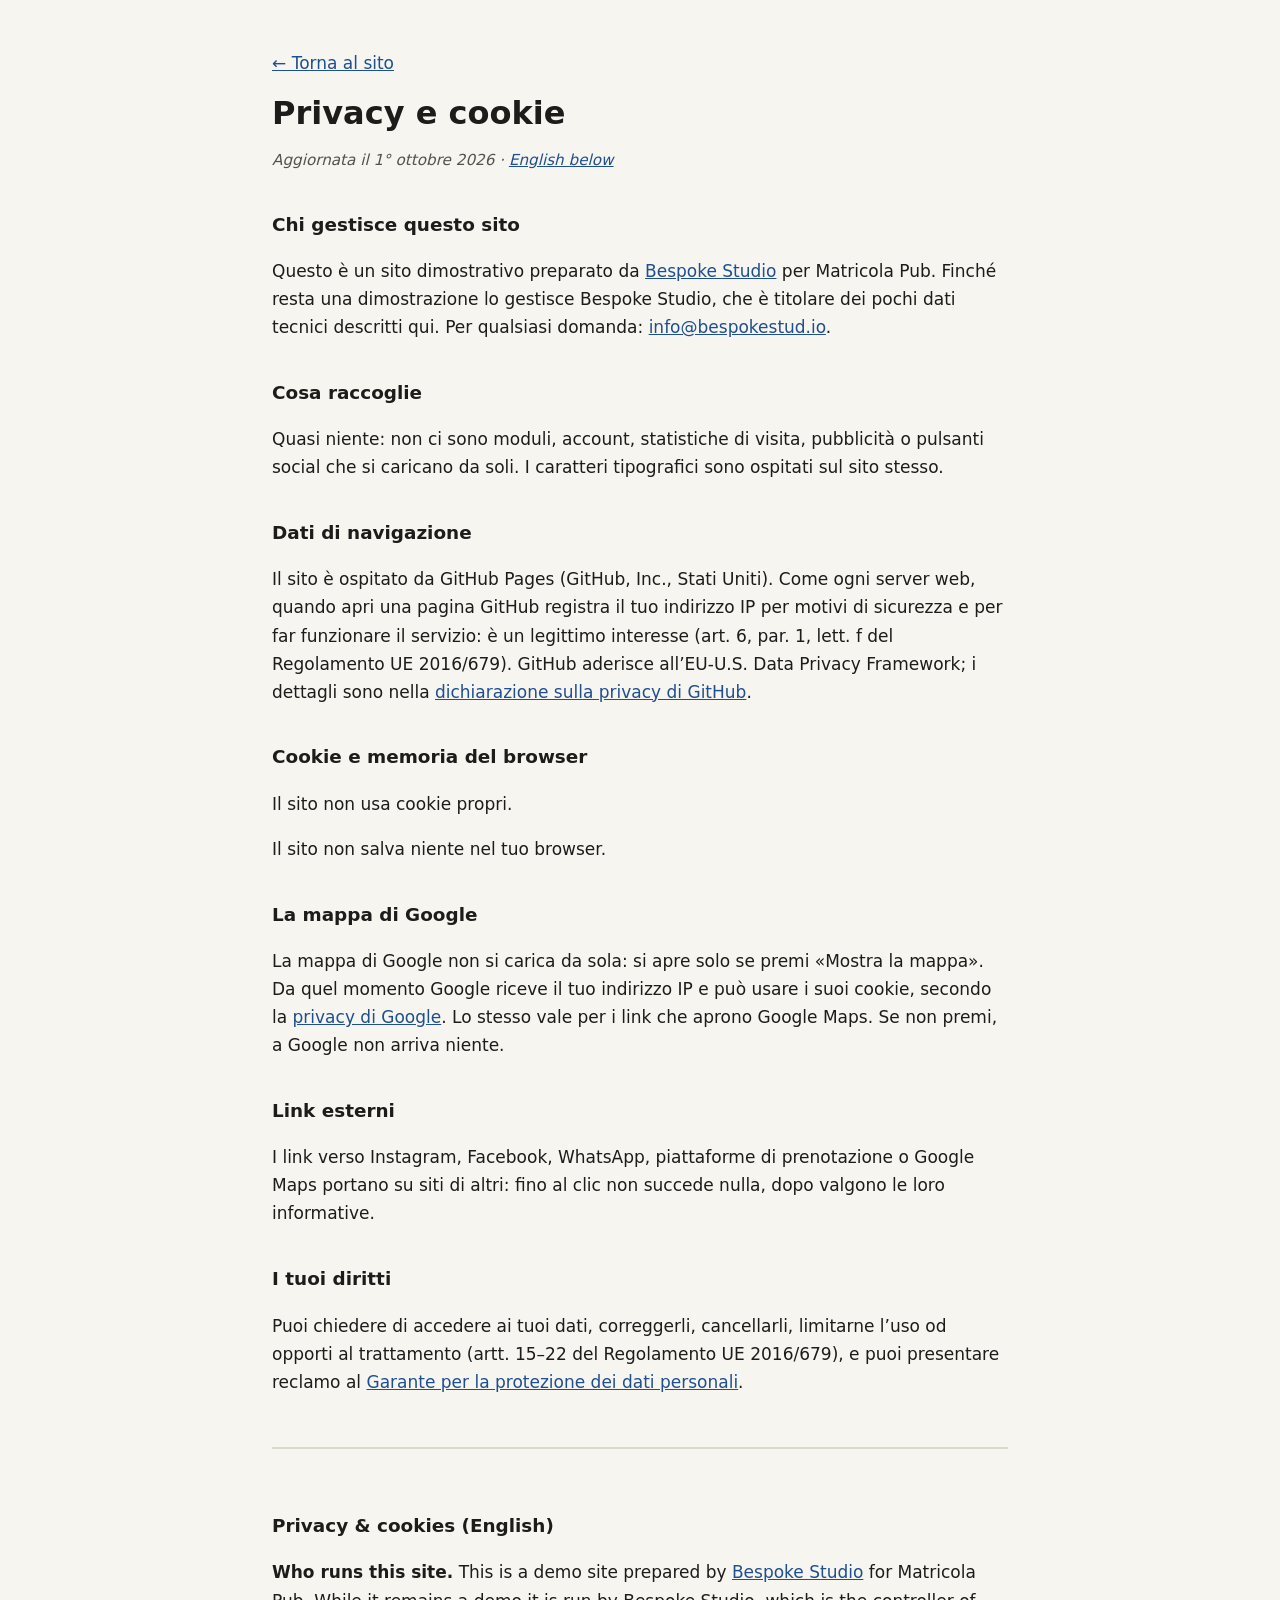
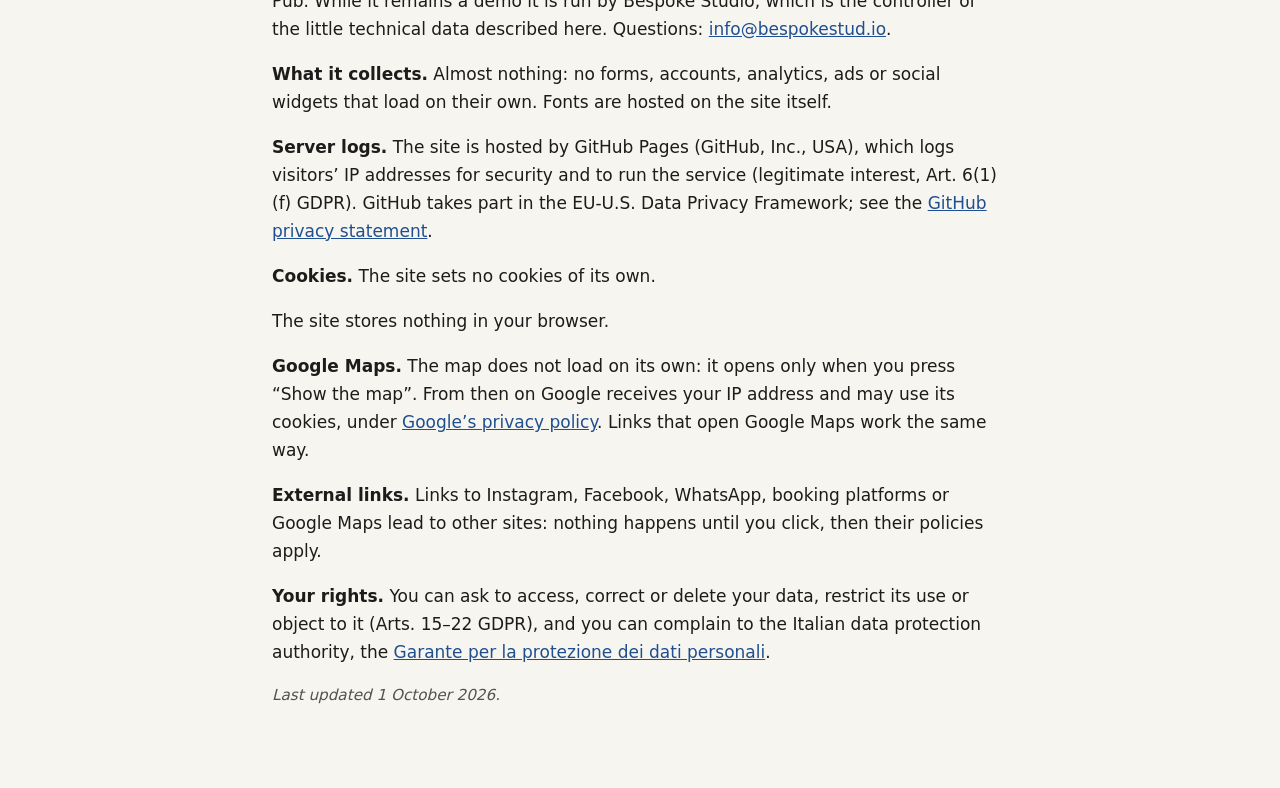
<file: privacy.html>
<!DOCTYPE html>
<html lang="it">
<head>
  <meta charset="UTF-8">
  <meta name="viewport" content="width=device-width, initial-scale=1.0">
  <meta name="robots" content="noindex">
  <title>Privacy e cookie · Matricola Pub</title>
  <meta name="description" content="Informativa privacy e cookie del sito Matricola Pub.">
  <style>
    body { margin: 0; background: #f7f5f0; color: #1d1c1a; font: 17px/1.65 system-ui, -apple-system, "Segoe UI", Roboto, sans-serif; }
    main { max-width: 46rem; margin: 0 auto; padding: 32px 20px 64px; }
    h1 { font-size: 2rem; line-height: 1.2; margin: 0.4em 0 0.2em; }
    h2 { font-size: 1.15rem; margin: 2em 0 0.4em; }
    a { color: #1f4f8f; }
    .data { color: #55524c; font-style: italic; font-size: 0.95rem; }
    .en { margin-top: 3em; padding-top: 1.5em; border-top: 2px solid #ddd8cc; }
    code { font-size: 0.9em; background: #ebe7dc; padding: 0 4px; border-radius: 3px; }
  </style>
</head>
<body>
<main>
  <p><a href="index.html">← Torna al sito</a></p>
  <h1>Privacy e cookie</h1>
  <p class="data">Aggiornata il 1° ottobre 2026 · <a href="#english" lang="en">English below</a></p>
  <h2>Chi gestisce questo sito</h2>
  <p>Questo è un sito dimostrativo preparato da <a href="https://bespokestud.io" rel="noopener">Bespoke Studio</a> per Matricola Pub. Finché resta una dimostrazione lo gestisce Bespoke Studio, che è titolare dei pochi dati tecnici descritti qui. Per qualsiasi domanda: <a href="mailto:info@bespokestud.io">info@bespokestud.io</a>.</p>
  <h2>Cosa raccoglie</h2>
  <p>Quasi niente: non ci sono moduli, account, statistiche di visita, pubblicità o pulsanti social che si caricano da soli. I caratteri tipografici sono ospitati sul sito stesso.</p>
  <h2>Dati di navigazione</h2>
  <p>Il sito è ospitato da GitHub Pages (GitHub, Inc., Stati Uniti). Come ogni server web, quando apri una pagina GitHub registra il tuo indirizzo IP per motivi di sicurezza e per far funzionare il servizio: è un legittimo interesse (art. 6, par. 1, lett. f del Regolamento UE 2016/679). GitHub aderisce all’EU-U.S. Data Privacy Framework; i dettagli sono nella <a href="https://docs.github.com/site-policy/privacy-policies/github-general-privacy-statement" rel="noopener">dichiarazione sulla privacy di GitHub</a>.</p>
  
  <h2>Cookie e memoria del browser</h2>
  <p>Il sito non usa cookie propri.</p>
  <p>Il sito non salva niente nel tuo browser.</p>
  <h2>La mappa di Google</h2>
  <p>La mappa di Google non si carica da sola: si apre solo se premi «Mostra la mappa». Da quel momento Google riceve il tuo indirizzo IP e può usare i suoi cookie, secondo la <a href="https://policies.google.com/privacy?hl=it" rel="noopener">privacy di Google</a>. Lo stesso vale per i link che aprono Google Maps. Se non premi, a Google non arriva niente.</p>
  <h2>Link esterni</h2>
  <p>I link verso Instagram, Facebook, WhatsApp, piattaforme di prenotazione o Google Maps portano su siti di altri: fino al clic non succede nulla, dopo valgono le loro informative.</p>
  
  <h2>I tuoi diritti</h2>
  <p>Puoi chiedere di accedere ai tuoi dati, correggerli, cancellarli, limitarne l’uso od opporti al trattamento (artt. 15–22 del Regolamento UE 2016/679), e puoi presentare reclamo al <a href="https://www.garanteprivacy.it" rel="noopener">Garante per la protezione dei dati personali</a>.</p>
  <div class="en" id="english" lang="en">
    <h2>Privacy &amp; cookies (English)</h2>
    <p><strong>Who runs this site.</strong> This is a demo site prepared by <a href="https://bespokestud.io" rel="noopener">Bespoke Studio</a> for Matricola Pub. While it remains a demo it is run by Bespoke Studio, which is the controller of the little technical data described here. Questions: <a href="mailto:info@bespokestud.io">info@bespokestud.io</a>.</p>
    <p><strong>What it collects.</strong> Almost nothing: no forms, accounts, analytics, ads or social widgets that load on their own. Fonts are hosted on the site itself.</p>
    <p><strong>Server logs.</strong> The site is hosted by GitHub Pages (GitHub, Inc., USA), which logs visitors’ IP addresses for security and to run the service (legitimate interest, Art. 6(1)(f) GDPR). GitHub takes part in the EU-U.S. Data Privacy Framework; see the <a href="https://docs.github.com/site-policy/privacy-policies/github-general-privacy-statement" rel="noopener">GitHub privacy statement</a>.</p>
    
    <p><strong>Cookies.</strong> The site sets no cookies of its own.</p>
    <p>The site stores nothing in your browser.</p>
    <p><strong>Google Maps.</strong> The map does not load on its own: it opens only when you press “Show the map”. From then on Google receives your IP address and may use its cookies, under <a href="https://policies.google.com/privacy?hl=en" rel="noopener">Google’s privacy policy</a>. Links that open Google Maps work the same way.</p>
    <p><strong>External links.</strong> Links to Instagram, Facebook, WhatsApp, booking platforms or Google Maps lead to other sites: nothing happens until you click, then their policies apply.</p>
    
    <p><strong>Your rights.</strong> You can ask to access, correct or delete your data, restrict its use or object to it (Arts. 15–22 GDPR), and you can complain to the Italian data protection authority, the <a href="https://www.garanteprivacy.it" rel="noopener">Garante per la protezione dei dati personali</a>.</p>
    <p class="data">Last updated 1 October 2026.</p>
  </div>
</main>
</body>
</html>
</file>
